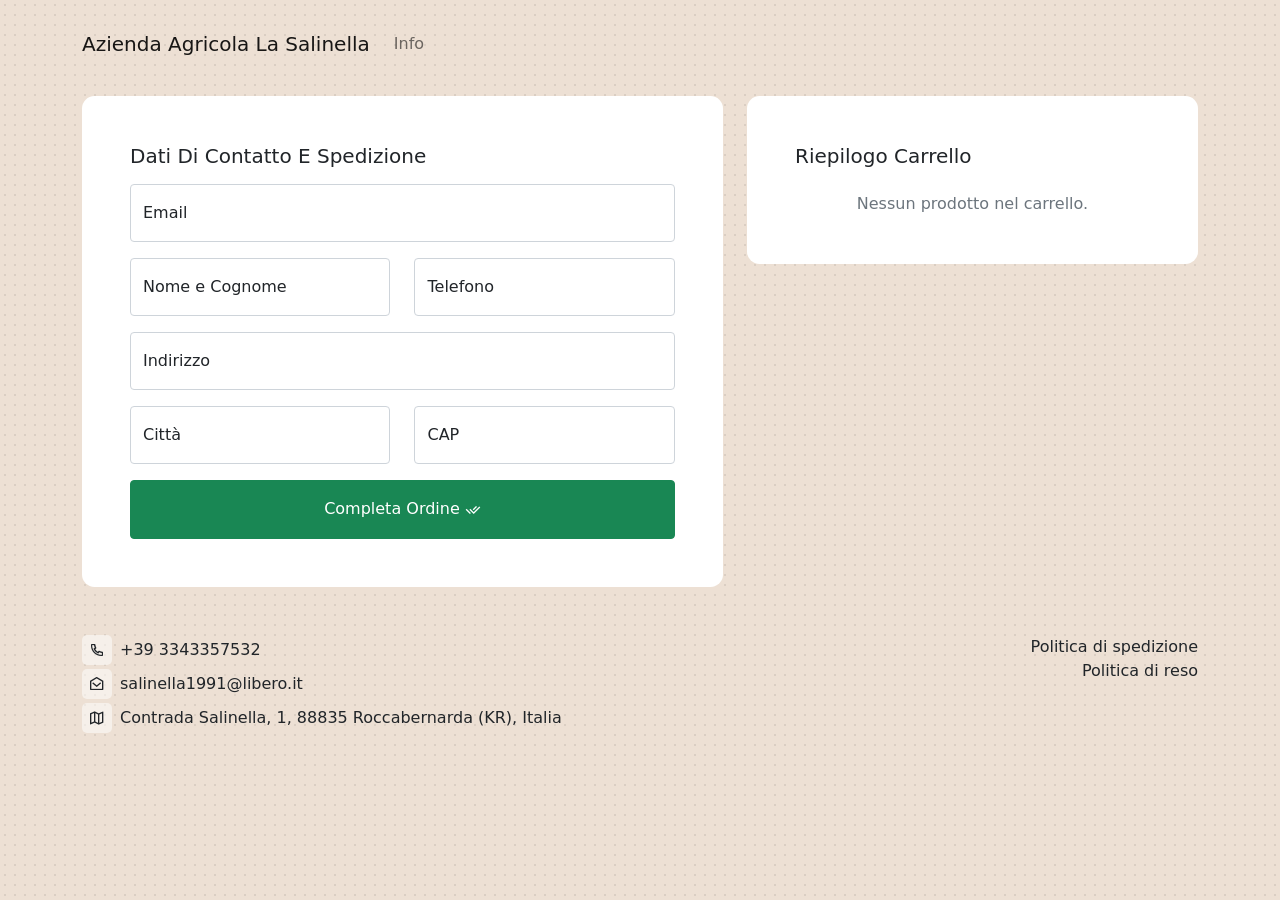
<file: checkout.html>
<!doctype html>
<html lang="it">
<head>
  <meta charset="utf-8">
  <meta http-equiv="x-ua-compatible" content="ie=edge">
  <title>Checkout - Vetrina</title>
  <meta name="description" content="Checkout - Vetrina">
  <meta name="viewport" content="width=device-width, initial-scale=1">
  <!-- Bootstrap -->
  <link rel="stylesheet" href="css/bootstrap.css">
  <!-- Main CSS Files -->
  <link rel="stylesheet" href="css/main.css">
  <!-- Font Icons (RemixIcons) -->
  <link rel="stylesheet" href="fonts/remixicon.css">
  <!-- Jquery Toast -->
  <link rel="stylesheet" href="css/jquery.toast.min.css">
  <!-- Favicon -->
  <link rel="apple-touch-icon" sizes="57x57" href="img/favicon/apple-icon-57x57.png">
  <link rel="apple-touch-icon" sizes="60x60" href="img/favicon/apple-icon-60x60.png">
  <link rel="apple-touch-icon" sizes="72x72" href="img/favicon/apple-icon-72x72.png">
  <link rel="apple-touch-icon" sizes="76x76" href="img/favicon/apple-icon-76x76.png">
  <link rel="apple-touch-icon" sizes="114x114" href="img/favicon/apple-icon-114x114.png">
  <link rel="apple-touch-icon" sizes="120x120" href="img/favicon/apple-icon-120x120.png">
  <link rel="apple-touch-icon" sizes="144x144" href="img/favicon/apple-icon-144x144.png">
  <link rel="apple-touch-icon" sizes="152x152" href="img/favicon/apple-icon-152x152.png">
  <link rel="apple-touch-icon" sizes="180x180" href="img/favicon/apple-icon-180x180.png">
  <link rel="icon" type="image/png" sizes="192x192"  href="img/favicon/android-icon-192x192.png">
  <link rel="icon" type="image/png" sizes="32x32" href="img/favicon/favicon-32x32.png">
  <link rel="icon" type="image/png" sizes="96x96" href="img/favicon/favicon-96x96.png">
  <link rel="icon" type="image/png" sizes="16x16" href="img/favicon/favicon-16x16.png">
  <link rel="manifest" href="img/favicon/manifest.json">
  <meta name="msapplication-TileColor" content="#ffffff">
  <meta name="msapplication-TileImage" content="img/favicon/ms-icon-144x144.png">
  <meta name="theme-color" content="#ffffff">
</head>
<body class="checkout">
  <!-- Navbar -->
  <nav class="navbar navbar-expand-lg navbar-light mt-3">
    <div class="container">
      <a class="navbar-brand" id="store-name" href="index.html">Vetrina</a>
      <button class="navbar-toggler" type="button" data-bs-toggle="collapse" data-bs-target="#navbarSupportedContent" aria-controls="navbarSupportedContent" aria-expanded="false" aria-label="Toggle navigation">
        <span class="navbar-toggler-icon"></span>
      </button>
      <div class="collapse navbar-collapse" id="navbarSupportedContent">
        <ul class="navbar-nav me-auto mb-2 mb-lg-0">
          <li class="nav-item">
            <a class="nav-link" href="info.html">Info</a>
          </li>
        </ul>
      </div>
    </div>
  </nav>
  <!-- End Navbar -->
  <main>
    <section class="top mt-4">
      <div class="container">
        <div class="row justify-content-center">
          <div class="col-lg-7">
            <div class="bg-white p-3 p-md-5 rounded-md h-100">
              <form id="shipping-form">
                <h1 class="h5 text-capitalize mb-3">Dati di contatto e spedizione</h1>
                <div class="form-floating mb-3">
                  <input type="email" class="form-control" id="email" placeholder="nome@email.com" required>
                  <label for="email">Email</label>
                </div>
                <div class="row">
                  <div class="col-lg-6">
                    <div class="form-floating mb-3">
                      <input type="text" class="form-control" id="nome" placeholder="Nome e Cognome" required>
                      <label for="nome">Nome e Cognome</label>
                    </div>
                  </div>
                  <div class="col-lg-6">
                    <div class="form-floating mb-3">
                      <input type="text" class="form-control" id="telefono" placeholder="Telefono" required>
                      <label for="telefono">Telefono</label>
                    </div>
                  </div>
                </div>
                <div class="form-floating mb-3">
                  <input type="text" class="form-control" id="indirizzo" placeholder="Indirizzo" required>
                  <label for="indirizzo">Indirizzo</label>
                </div>
                <div class="row">
                  <div class="col-lg-6">
                    <div class="form-floating mb-3">
                      <input type="text" class="form-control" id="citta" placeholder="Città" required>
                      <label for="citta">Città</label>
                    </div>
                  </div>
                  <div class="col-lg-6">
                    <div class="form-floating mb-3">
                      <input type="text" class="form-control" id="cap" placeholder="CAP" required>
                      <label for="cap">CAP</label>
                    </div>
                  </div>
                </div>
                <button type="submit" class="btn btn-success w-100 p-3">Completa Ordine <i class="ri-check-double-line ri-middle"></i></button>
              </form>
            </div>
          </div>
          <div class="col-lg-5 mt-3 mt-lg-0">
            <div class="bg-white rounded-md p-3 p-md-5 sticky">
              <h2 class="h5 mb-4">Riepilogo Carrello</h2>
              <div id="checkout-items"></div>
            </div>
          </div>
        </div>
      </div>
    </section>

    <!-- Features Section -->
    <!-- <section class="features mt-5">
      <div class="container">
        <div class="row gx-lg-5 text-center bg-white mx-0 py-5 rounded-lg">
          <div class="col-md-4 mt-3 mt-md-0">
            <i class="ri-customer-service-line ri-3x text-danger"></i>
            <h4 class="fs-6 fw-normal">Assistenza 24/7</h4>
            <div class="small text-muted">Siamo sempre disponibili per te.</div>
          </div>
          <div class="col-md-4 mt-3 mt-md-0">
            <i class="ri-gift-2-line ri-3x text-danger"></i>
            <h4 class="fs-6 fw-normal">Regali stagionali</h4>
            <div class="small text-muted">Scopri le nostre offerte speciali.</div>
          </div>
          <div class="col-md-4 mt-3 mt-md-0">
            <i class="ri-shield-star-line ri-3x text-danger"></i>
            <h4 class="fs-6 fw-normal">Materiali di qualità</h4>
            <div class="small text-muted">Solo prodotti selezionati.</div>
          </div>
        </div>
      </div>
    </section> -->
    <!-- End Features Section -->

  </main>
  <!-- Footer -->
  <footer class="mt-5 mb-lg-5">
    <div class="container">
      <div class="row">
        <div class="col-md-6" id="store-contact">
          <!-- Contatti dinamici -->
        </div>
        <div class="col-md-6 text-md-end mt-3 mt-lg-0">
          <ul class="list-unstyled">
            <li><a href="#" class="text-color-auto text-decoration-none">Politica di spedizione</a></li>
            <li><a href="#" class="text-color-auto text-decoration-none">Politica di reso</a></li>
          </ul>
          <!-- <div class="text-color-auto">
            <i class="ri-visa-line ri-lg"></i>
            <i class="ri-paypal-fill ri-lg"></i>
            <i class="ri-mastercard-fill ri-lg"></i>
            <i class="ri-bit-coin-fill ri-lg"></i>
          </div> -->
        </div>
      </div>
    </div>
  </footer>
  <!-- End Footer -->
  <script type="module">
    import config from "./site-config.js";
    document.getElementById("store-name").textContent = config.storeName || "Vetrina";
    if (config.contact) {
      let contactHtml = "";
      if (config.contact.phone) contactHtml += `<div class='d-flex align-items-center'><div class='icon-wrapper me-2'><i class='ri-phone-line'></i></div><a href='tel:${config.contact.phone}' class='text-color-auto text-decoration-none' rel='nofollow'>${config.contact.phone}</a></div>`;
      if (config.contact.email) contactHtml += `<div class='mt-1 d-flex align-items-center'><div class='icon-wrapper me-2'><i class='ri-mail-open-line'></i></div><a href='mailto:${config.contact.email}' class='text-color-auto text-decoration-none' rel='nofollow'>${config.contact.email}</a></div>`;
      if (config.contact.address) contactHtml += `<div class='mt-1 d-flex align-items-center'><div class='icon-wrapper me-2'><i class='ri-map-2-line'></i></div><address class='d-inline-block mb-0 text-color-auto'>${config.contact.address}</address></div>`;
      document.getElementById("store-contact").innerHTML = contactHtml;
    } else {
      document.getElementById("store-contact").style.display = "none";
    }
    const cartKey = `cart_${config.siteId}`;
    let cart = JSON.parse(localStorage.getItem(cartKey) || '{}');
    function calculateShipping(items) {
      let totalWeight = 0;
      items.forEach(item => {
        totalWeight += (item.peso || 1) * item.qty;
      });
      if (totalWeight === 0) return 0;
      return Math.ceil(totalWeight / 20) * 10; // 10€ ogni 20kg (stepwise)
    }
    function renderCheckout() {
      const checkoutItemsDiv = document.getElementById("checkout-items");
      const items = Object.values(cart);
      const submitBtn = document.querySelector('#shipping-form button[type="submit"]');
      const emptyAlertId = 'empty-cart-alert';
      // Rimuovi eventuale alert precedente
      let prevAlert = document.getElementById(emptyAlertId);
      if (prevAlert) prevAlert.remove();
      if (items.length === 0) {
        checkoutItemsDiv.innerHTML = "<div class='text-center text-muted'>Nessun prodotto nel carrello.</div>";
        document.getElementById("checkout-total").textContent = "0.00";
        // Mostra anche spedizione a 0
        if (document.getElementById("shipping-cost")) {
          document.getElementById("shipping-cost").textContent = "0.00";
        }
        if (submitBtn) {
          submitBtn.disabled = true;
          submitBtn.classList.remove('btn-success');
          submitBtn.classList.add('btn-danger');
          submitBtn.style.opacity = '0.7';
          submitBtn.style.cursor = 'not-allowed';
          // Mostra alert sopra il form (più visibile)
          let form = document.getElementById('shipping-form');
          if (form && !document.getElementById(emptyAlertId)) {
            const alert = document.createElement('div');
            alert.id = emptyAlertId;
            alert.className = 'alert alert-warning mb-3';
            alert.innerHTML = "Aggiungi almeno un prodotto al carrello per completare l'ordine.";
            form.parentNode.insertBefore(alert, form);
          }
        }
        return;
      } else {
        if (submitBtn) {
          submitBtn.disabled = false;
          submitBtn.classList.remove('btn-danger');
          submitBtn.classList.add('btn-success');
          submitBtn.style.opacity = '';
          submitBtn.style.cursor = '';
        }
      }
      let subtotal = 0;
      checkoutItemsDiv.innerHTML =
        items.map(item => {
          subtotal += item.price * item.qty;
          return `<div class='row align-items-center mb-3'>
        <div class='col-3'>
          <div class='product-thumb-wrapper'><a href='product.html?id=${item.id}'><img src='${item.image_path || 'img/shoe-800x800-1.png'}' alt='${item.name}' class='img-fluid' /></a></div>
        </div>
        <div class='col-5'>
          <div class='fw-bold'>${item.name}</div>
          <div class='text-muted small'>€${item.price} x ${item.qty}</div>
        </div>
        <div class='col-4 text-end'>
          <button class='btn btn-outline-secondary btn-sm minus-btn' data-id='${item.id}' aria-label='Diminuisci quantità'>-</button> <span class='mx-1'>${item.qty}</span> <button class='btn btn-outline-secondary btn-sm plus-btn' data-id='${item.id}' aria-label='Aumenta quantità'>+</button> <button class='btn btn-outline-danger btn-sm remove-btn' data-id='${item.id}' aria-label='Rimuovi' title='Rimuovi'>&times;</button>
        </div>
      </div>`;
        }).join('');
      // Calcola spedizione
      const shipping = calculateShipping(items);
      // Mostra spedizione e totale
      let summaryHtml = `<div class='d-flex justify-content-between mt-3'><span>Subtotale</span><span>€${subtotal.toFixed(2)}</span></div>`;
      summaryHtml += `<div class='d-flex justify-content-between mt-3'><span>Spedizione</span><span id='shipping-cost'>€${shipping.toFixed(2)}</span></div>`;
      summaryHtml += `<div class='cart-total mt-2'>Totale: <span class='fw-bold text-danger'>€<span id='checkout-total'>${(subtotal+shipping).toFixed(2)}</span></span></div>`;
      checkoutItemsDiv.innerHTML += summaryHtml;
      // Remove item event
      checkoutItemsDiv.querySelectorAll('.remove-btn').forEach(btn => {
        btn.onclick = (e) => {
          const id = btn.getAttribute('data-id');
          delete cart[id];
          localStorage.setItem(cartKey, JSON.stringify(cart));
          renderCheckout();
        };
      });
      // Plus/minus events
      checkoutItemsDiv.querySelectorAll('.plus-btn').forEach(btn => {
        btn.onclick = () => {
          const id = btn.getAttribute('data-id');
          cart[id].qty++;
          localStorage.setItem(cartKey, JSON.stringify(cart));
          renderCheckout();
        };
      });
      checkoutItemsDiv.querySelectorAll('.minus-btn').forEach(btn => {
        btn.onclick = () => {
          const id = btn.getAttribute('data-id');
          if (cart[id].qty > 1) {
            cart[id].qty--;
            localStorage.setItem(cartKey, JSON.stringify(cart));
            renderCheckout();
          }
          // Do nothing if qty is 1 (no removal)
        };
      });
    }
    function randomCode(length = 8) {
      const chars = 'ABCDEFGHIJKLMNOPQRSTUVWXYZabcdefghijklmnopqrstuvwxyz0123456789';
      let result = '';
      for (let i = 0; i < length; i++) {
        result += chars.charAt(Math.floor(Math.random() * chars.length));
      }
      return result;
    }
    document.getElementById("shipping-form").onsubmit = async (e) => {
      e.preventDefault();
      const items = Object.values(cart);
      if (items.length === 0) {
        // Blocca invio se il carrello è vuoto (ulteriore sicurezza)
        return;
      }
      const nome = document.getElementById('nome').value;
      const indirizzo = document.getElementById('indirizzo').value;
      const citta = document.getElementById('citta').value;
      const cap = document.getElementById('cap').value;
      const telefono = document.getElementById('telefono').value;
      const email = document.getElementById('email').value;
      const orderId = randomCode(8);
      // Get cart and totals
      const orderedProducts = items.map(item => {
        return {
          id: item.id,
          name: item.name,
          price: item.price,
          qty: item.qty,
          peso: item.peso
        };
      });
      const shipping = calculateShipping(items);
      const subtotal = items.reduce((sum, item) => sum + item.price * item.qty, 0);
      const total = subtotal + shipping;
      // Call Firestore Cloud Function (example, replace with your function URL)
      try {
        await fetch('https://us-central1-store-products-ed162.cloudfunctions.net/on_request_example', {
          method: 'POST',
          headers: { 'Content-Type': 'application/json' },
          body: JSON.stringify({ nome, indirizzo, citta, cap, telefono, email, orderId, orderedProducts, total, iban: config.contact.iban, negozioMail: config.contact.email })
        });
      } catch (err) {
        console.error('Errore durante l\'invio dell\'ordine:', err);
        alert('Si è verificato un errore durante l\'invio dell\'ordine. Riprova più tardi.');
        return;
      }
      localStorage.setItem(cartKey, '{}');
      window.location.href = `conferma.html?nome=${encodeURIComponent(nome)}&orderId=${orderId}&total=${total.toFixed(2)}&email=${encodeURIComponent(email)}`;
    };
    renderCheckout();
  </script>
  <script src="js/jquery-3.4.1.min.js"></script>
  <script src="js/bootstrap.bundle.min.js"></script>
  <script src="js/main.js"></script>
</body>
</html>
</file>
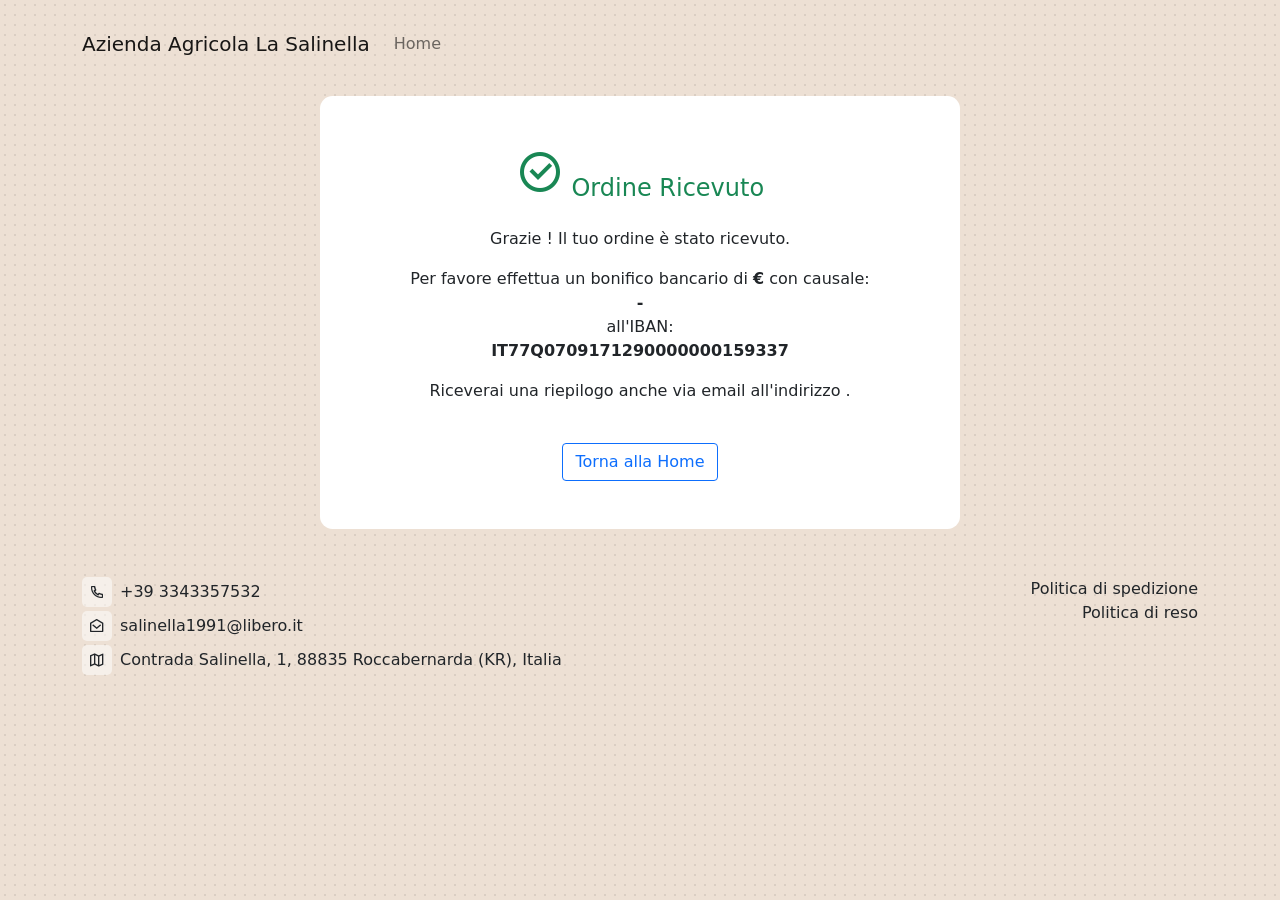
<file: conferma.html>
<!doctype html>
<html lang="it">
<head>
  <meta charset="utf-8">
  <meta http-equiv="x-ua-compatible" content="ie=edge">
  <title>Conferma Ordine - Vetrina</title>
  <meta name="description" content="Conferma Ordine - Vetrina">
  <meta name="viewport" content="width=device-width, initial-scale=1">
  <!-- Bootstrap -->
  <link rel="stylesheet" href="css/bootstrap.css">
  <!-- Main CSS Files -->
  <link rel="stylesheet" href="css/main.css">
  <!-- Font Icons (RemixIcons) -->
  <link rel="stylesheet" href="fonts/remixicon.css">
  <!-- Jquery Toast -->
  <link rel="stylesheet" href="css/jquery.toast.min.css">
  <!-- Favicon -->
  <link rel="apple-touch-icon" sizes="57x57" href="img/favicon/apple-icon-57x57.png">
  <link rel="apple-touch-icon" sizes="60x60" href="img/favicon/apple-icon-60x60.png">
  <link rel="apple-touch-icon" sizes="72x72" href="img/favicon/apple-icon-72x72.png">
  <link rel="apple-touch-icon" sizes="76x76" href="img/favicon/apple-icon-76x76.png">
  <link rel="apple-touch-icon" sizes="114x114" href="img/favicon/apple-icon-114x114.png">
  <link rel="apple-touch-icon" sizes="120x120" href="img/favicon/apple-icon-120x120.png">
  <link rel="apple-touch-icon" sizes="144x144" href="img/favicon/apple-icon-144x144.png">
  <link rel="apple-touch-icon" sizes="152x152" href="img/favicon/apple-icon-152x152.png">
  <link rel="apple-touch-icon" sizes="180x180" href="img/favicon/apple-icon-180x180.png">
  <link rel="icon" type="image/png" sizes="192x192"  href="img/favicon/android-icon-192x192.png">
  <link rel="icon" type="image/png" sizes="32x32" href="img/favicon/favicon-32x32.png">
  <link rel="icon" type="image/png" sizes="96x96" href="img/favicon/favicon-96x96.png">
  <link rel="icon" type="image/png" sizes="16x16" href="img/favicon/favicon-16x16.png">
  <link rel="manifest" href="img/favicon/manifest.json">
  <meta name="msapplication-TileColor" content="#ffffff">
  <meta name="msapplication-TileImage" content="img/favicon/ms-icon-144x144.png">
  <meta name="theme-color" content="#ffffff">
</head>
<body class="checkout">
  <!-- Navbar -->
  <nav class="navbar navbar-expand-lg navbar-light mt-3">
    <div class="container">
      <a class="navbar-brand" id="store-name" href="index.html">Vetrina</a>
      <button class="navbar-toggler" type="button" data-bs-toggle="collapse" data-bs-target="#navbarSupportedContent" aria-controls="navbarSupportedContent" aria-expanded="false" aria-label="Toggle navigation">
        <span class="navbar-toggler-icon"></span>
      </button>
      <div class="collapse navbar-collapse" id="navbarSupportedContent">
        <ul class="navbar-nav me-auto mb-2 mb-lg-0">
          <li class="nav-item">
            <a class="nav-link" href="index.html">Home</a>
          </li>
        </ul>
      </div>
    </div>
  </nav>
  <!-- End Navbar -->
  <main>
    <section class="top mt-4">
      <div class="container">
        <div class="row justify-content-center">
          <div class="col-lg-7">
            <div class="bg-white p-3 p-md-5 rounded-md h-100 text-center">
              <h1 class="h4 mb-4 text-success"><i class="ri-checkbox-circle-line ri-2x"></i> Ordine Ricevuto</h1>
              <div id="payment-instructions"></div>
              <a href="index.html" class="btn btn-outline-primary mt-4">Torna alla Home</a>
            </div>
          </div>
        </div>
      </div>
    </section>
  </main>
  <!-- Footer -->
  <footer class="mt-5 mb-lg-5">
    <div class="container">
      <div class="row">
        <div class="col-md-6" id="store-contact">
          <!-- Contatti dinamici -->
        </div>
        <div class="col-md-6 text-md-end mt-3 mt-lg-0">
          <ul class="list-unstyled">
            <li><a href="#" class="text-color-auto text-decoration-none">Politica di spedizione</a></li>
            <li><a href="#" class="text-color-auto text-decoration-none">Politica di reso</a></li>
          </ul>
        </div>
      </div>
    </div>
  </footer>
  <!-- End Footer -->
  <script type="module">
    import config from "./site-config.js";
    document.getElementById("store-name").textContent = config.storeName || "Vetrina";
    if (config.contact) {
      let contactHtml = "";
      if (config.contact.phone) contactHtml += `<div class='d-flex align-items-center'><div class='icon-wrapper me-2'><i class='ri-phone-line'></i></div><a href='tel:${config.contact.phone}' class='text-color-auto text-decoration-none' rel='nofollow'>${config.contact.phone}</a></div>`;
      if (config.contact.email) contactHtml += `<div class='mt-1 d-flex align-items-center'><div class='icon-wrapper me-2'><i class='ri-mail-open-line'></i></div><a href='mailto:${config.contact.email}' class='text-color-auto text-decoration-none' rel='nofollow'>${config.contact.email}</a></div>`;
      if (config.contact.address) contactHtml += `<div class='mt-1 d-flex align-items-center'><div class='icon-wrapper me-2'><i class='ri-map-2-line'></i></div><address class='d-inline-block mb-0 text-color-auto'>${config.contact.address}</address></div>`;
      document.getElementById("store-contact").innerHTML = contactHtml;
    } else {
      document.getElementById("store-contact").style.display = "none";
    }
    // Get params
    const params = new URLSearchParams(window.location.search);
    const nome = params.get('nome') || '';
    const orderId = params.get('orderId') || '';
    const total = params.get('total') || '';
    const email = params.get('email') || '';
    const iban = config.contact.iban || '---';
    document.getElementById('payment-instructions').innerHTML = `
      <p>Grazie <b>${nome}</b>! Il tuo ordine è stato ricevuto.</p>
      <p>Per favore effettua un bonifico bancario di <b>€${total}</b> con causale:<br>
      <b>${nome} - ${orderId}</b><br>
      all'IBAN:<br>
      <b>${iban}</b>
      </p>
      <p>Riceverai una riepilogo anche via email all'indirizzo <b>${email}</b>.</p>
    `;
  </script>
  <script src="js/jquery-3.4.1.min.js"></script>
  <script src="js/bootstrap.bundle.min.js"></script>
  <script src="js/main.js"></script>
</body>
</html>
</file>
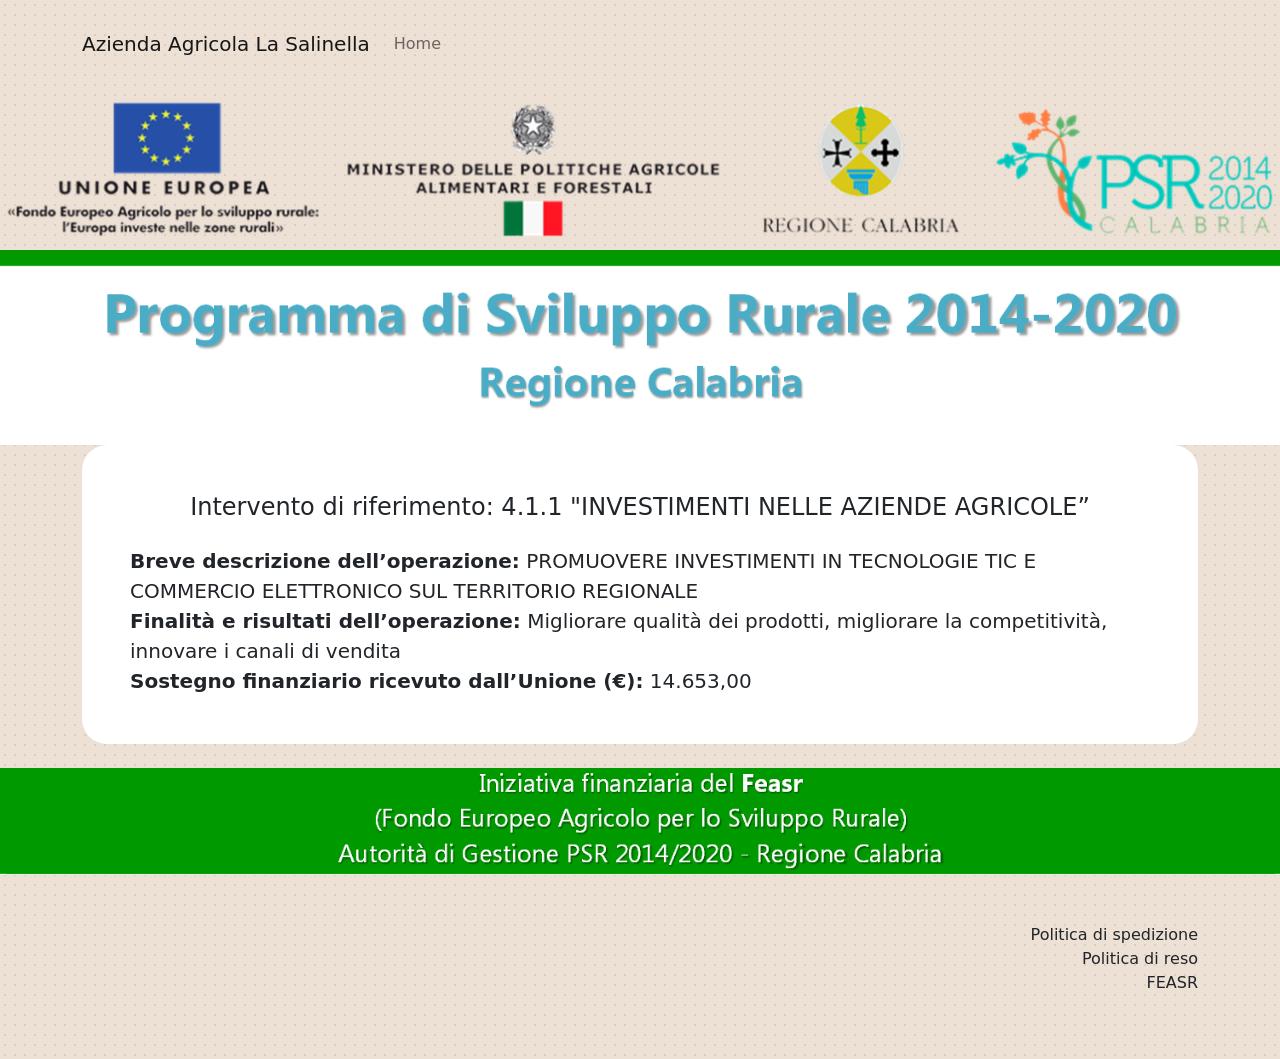
<file: custom.html>
<!doctype html>
<html lang="it">
<head>
  <meta charset="utf-8">
  <meta http-equiv="x-ua-compatible" content="ie=edge">
  <title>Intervento FEASR</title>
  <meta name="description" content="Intervento FEASR - Dettagli e finanziamento">
  <meta name="viewport" content="width=device-width, initial-scale=1">
  <!-- Bootstrap -->
  <link rel="stylesheet" href="css/bootstrap.css">
  <!-- Main CSS Files -->
  <link rel="stylesheet" href="css/main.css">
  <!-- Font Icons (RemixIcons) -->
  <link rel="stylesheet" href="fonts/remixicon.css">
  <!-- Favicon -->
  <link rel="apple-touch-icon" sizes="57x57" href="img/favicon/apple-icon-57x57.png">
  <link rel="apple-touch-icon" sizes="60x60" href="img/favicon/apple-icon-60x60.png">
  <link rel="apple-touch-icon" sizes="72x72" href="img/favicon/apple-icon-72x72.png">
  <link rel="apple-touch-icon" sizes="76x76" href="img/favicon/apple-icon-76x76.png">
  <link rel="apple-touch-icon" sizes="114x114" href="img/favicon/apple-icon-114x114.png">
  <link rel="apple-touch-icon" sizes="120x120" href="img/favicon/apple-icon-120x120.png">
  <link rel="apple-touch-icon" sizes="144x144" href="img/favicon/apple-icon-144x144.png">
  <link rel="apple-touch-icon" sizes="152x152" href="img/favicon/apple-icon-152x152.png">
  <link rel="apple-touch-icon" sizes="180x180" href="img/favicon/apple-icon-180x180.png">
  <link rel="icon" type="image/png" sizes="192x192"  href="img/favicon/android-icon-192x192.png">
  <link rel="icon" type="image/png" sizes="32x32" href="img/favicon/favicon-32x32.png">
  <link rel="icon" type="image/png" sizes="96x96" href="img/favicon/favicon-96x96.png">
  <link rel="icon" type="image/png" sizes="16x16" href="img/favicon/favicon-16x16.png">
  <link rel="manifest" href="img/favicon/manifest.json">
  <meta name="msapplication-TileColor" content="#ffffff">
  <meta name="msapplication-TileImage" content="img/favicon/ms-icon-144x144.png">
  <meta name="theme-color" content="#ffffff">
</head>
<body class="about">
  <!-- Navbar -->
  <nav class="navbar navbar-expand-lg navbar-light mt-3">
    <div class="container">
      <a class="navbar-brand" href="index.html">Vetrina</a>
      <button class="navbar-toggler" type="button" data-bs-toggle="collapse" data-bs-target="#navbarSupportedContent" aria-controls="navbarSupportedContent" aria-expanded="false" aria-label="Toggle navigation">
        <span class="navbar-toggler-icon"></span>
      </button>
      <div class="collapse navbar-collapse" id="navbarSupportedContent">
        <ul class="navbar-nav me-auto mb-2 mb-lg-0">
          <li class="nav-item">
            <a class="nav-link" href="index.html">Home</a>
          </li>
        </ul>
      </div>
    </div>
  </nav>
  <!-- End Navbar -->
  <main>
    <section class="top mt-4">
      <div class="container-fluid px-0">
        <div class="row g-0">
          <div class="col-12">
            <img src="img/feasr0.png" class="img-fluid w-100 d-block" alt="FEASR 0" style="max-width:100vw;">
          </div>
        </div>
      </div>
      <div class="container-fluid px-0">
        <div class="row g-0">
          <div class="col-12">
            <img src="img/feasr1.png" class="img-fluid w-100 d-block" alt="FEASR 1" style="max-width:100vw;">
          </div>
        </div>
      </div>
      <div class="container">
        <div class="row">
          <div class="col-md-12">
            <div class="bg-white rounded-lg overflow-hidden p-3 p-md-5">
              <h3 class="h4 text-color-auto pb-3 text-center">Intervento di riferimento: 4.1.1 "INVESTIMENTI NELLE AZIENDE AGRICOLE”</h3>
              <ul class="list-unstyled fs-5 mb-0">
                <li><strong>Breve descrizione dell’operazione:</strong> PROMUOVERE INVESTIMENTI IN TECNOLOGIE TIC E COMMERCIO ELETTRONICO SUL TERRITORIO REGIONALE</li>
                <li><strong>Finalità e risultati dell’operazione:</strong> Migliorare qualità dei prodotti, migliorare la competitività, innovare i canali di vendita</li>
                <li><strong>Sostegno finanziario ricevuto dall’Unione (€):</strong> 14.653,00</li>
              </ul>
            </div>
          </div>
        </div>
      </div>
      <div class="container-fluid px-0 mt-4">
        <div class="row g-0">
          <div class="col-12">
            <img src="img/feasr2.png" class="img-fluid w-100 d-block" alt="FEASR 2" style="max-width:100vw;">
          </div>
        </div>
      </div>
    </section>
  </main>
  <!-- Footer -->
  <footer class="mt-5 mb-lg-5">
    <div class="container">
      <div class="row">
        <div class="col-md-6">
          <!-- Contatti dinamici: opzionale, statico qui -->
        </div>
        <div class="col-md-6 text-md-end mt-3 mt-lg-0">
          <ul class="list-unstyled">
            <li><a href="#" class="text-color-auto text-decoration-none">Politica di spedizione</a></li>
            <li><a href="#" class="text-color-auto text-decoration-none">Politica di reso</a></li>
            <li><a href="custom.html" class="text-color-auto text-decoration-none">FEASR</a></li>
          </ul>
        </div>
      </div>
    </div>
  </footer>
  <!-- End Footer -->
  <script src="js/jquery-3.4.1.min.js"></script>
  <script src="js/bootstrap.bundle.min.js"></script>
  <script src="js/main.js"></script>
  <script type="module">
    import config from "./site-config.js";
    document.querySelectorAll('.navbar-brand').forEach(el => el.textContent = config.storeName || 'Vetrina');
  </script>
</body>
</html>
</file>
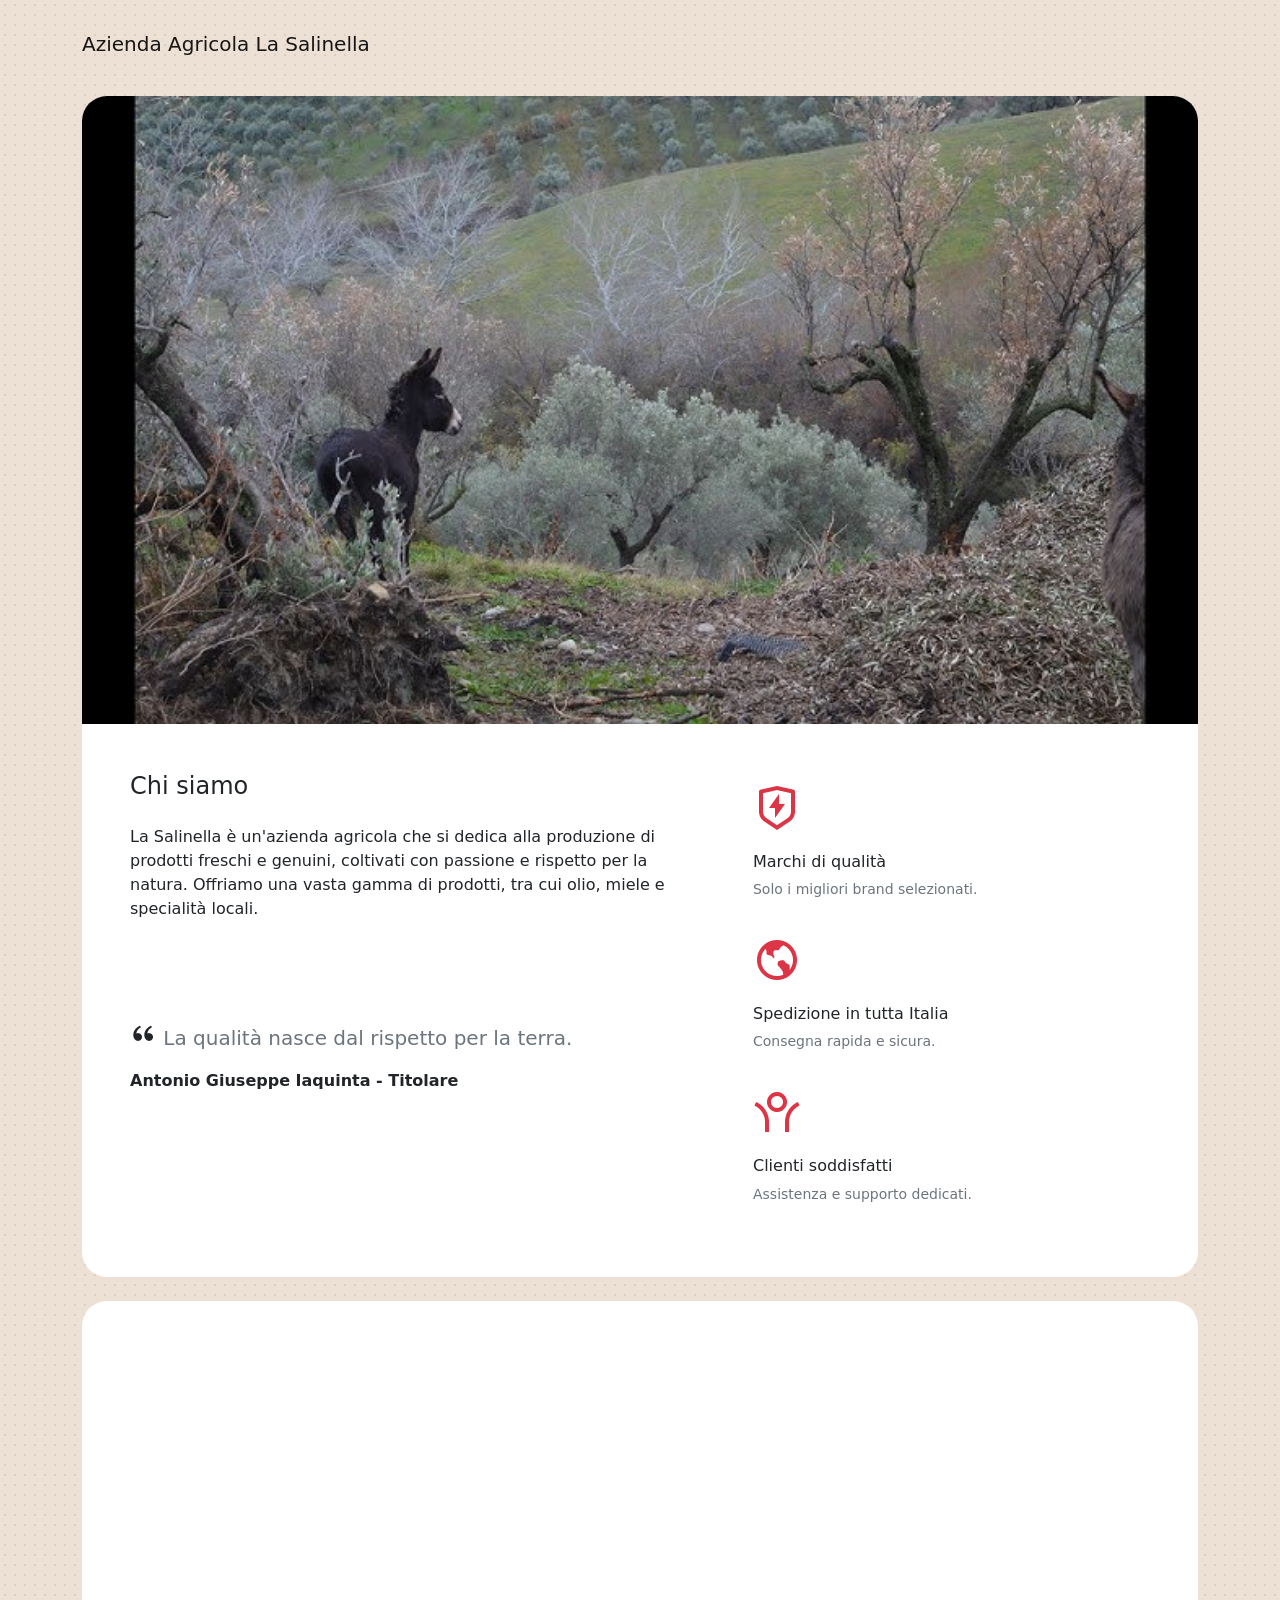
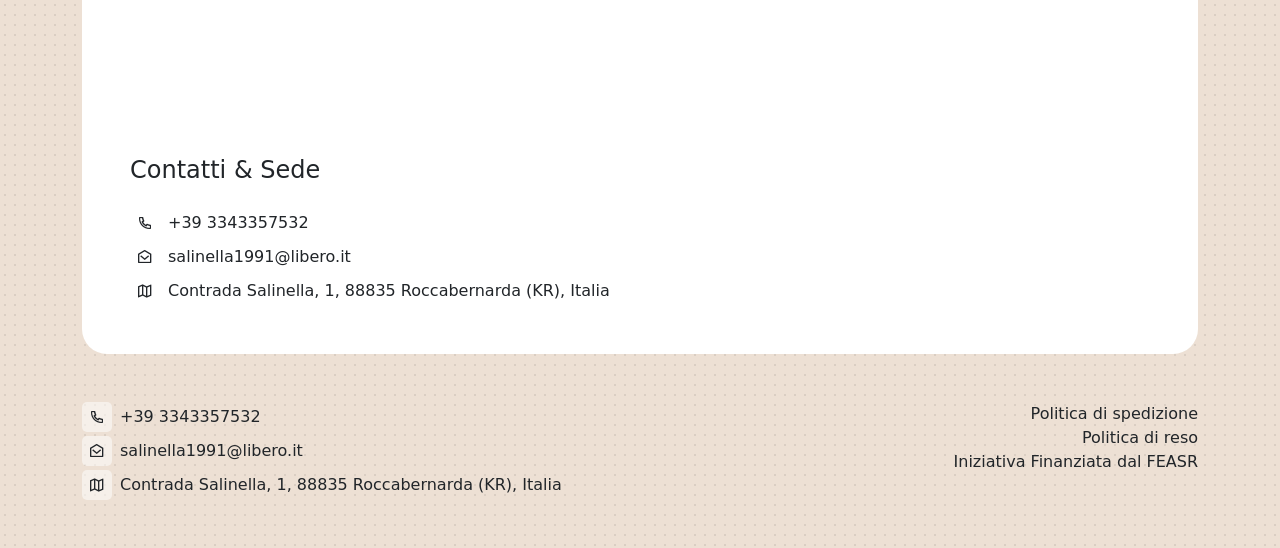
<file: info.html>
<!doctype html>
<html lang="it">
<head>
  <meta charset="utf-8">
  <meta http-equiv="x-ua-compatible" content="ie=edge">
  <title>Info & Contatti - Vetrina</title>
  <meta name="description" content="Contatti e informazioni negozio">
  <meta name="viewport" content="width=device-width, initial-scale=1">
  <!-- Bootstrap -->
  <link rel="stylesheet" href="css/bootstrap.css">
  <!-- Main CSS Files -->
  <link rel="stylesheet" href="css/main.css">
  <!-- Font Icons (RemixIcons) -->
  <link rel="stylesheet" href="fonts/remixicon.css">
  <!-- Favicon -->
  <link rel="apple-touch-icon" sizes="57x57" href="img/favicon/apple-icon-57x57.png">
  <link rel="apple-touch-icon" sizes="60x60" href="img/favicon/apple-icon-60x60.png">
  <link rel="apple-touch-icon" sizes="72x72" href="img/favicon/apple-icon-72x72.png">
  <link rel="apple-touch-icon" sizes="76x76" href="img/favicon/apple-icon-76x76.png">
  <link rel="apple-touch-icon" sizes="114x114" href="img/favicon/apple-icon-114x114.png">
  <link rel="apple-touch-icon" sizes="120x120" href="img/favicon/apple-icon-120x120.png">
  <link rel="apple-touch-icon" sizes="144x144" href="img/favicon/apple-icon-144x144.png">
  <link rel="apple-touch-icon" sizes="152x152" href="img/favicon/apple-icon-152x152.png">
  <link rel="apple-touch-icon" sizes="180x180" href="img/favicon/apple-icon-180x180.png">
  <link rel="icon" type="image/png" sizes="192x192"  href="img/favicon/android-icon-192x192.png">
  <link rel="icon" type="image/png" sizes="32x32" href="img/favicon/favicon-32x32.png">
  <link rel="icon" type="image/png" sizes="96x96" href="img/favicon/favicon-96x96.png">
  <link rel="icon" type="image/png" sizes="16x16" href="img/favicon/favicon-16x16.png">
  <link rel="manifest" href="img/favicon/manifest.json">
  <meta name="msapplication-TileColor" content="#ffffff">
  <meta name="msapplication-TileImage" content="img/favicon/ms-icon-144x144.png">
  <meta name="theme-color" content="#ffffff">
</head>
<body class="about contact">
  <!-- Navbar -->
  <nav class="navbar navbar-expand-lg navbar-light mt-3">
    <div class="container">
      <a class="navbar-brand" id="store-name" href="index.html">Vetrina</a>
      <button class="navbar-toggler" type="button" data-bs-toggle="collapse" data-bs-target="#navbarSupportedContent" aria-controls="navbarSupportedContent" aria-expanded="false" aria-label="Toggle navigation">
        <span class="navbar-toggler-icon"></span>
      </button>

    </div>
  </nav>
  <!-- End Navbar -->
  <main>
    <!-- About Section -->
    <section class="top mt-4">
      <div class="container">
        <div class="row">
          <div class="col-md-12">
            <div class="bg-white rounded-lg overflow-hidden">
              <div id="about-image-container"></div>
              <div class="p-3 p-md-5">
                <div class="row gx-lg-5">
                  <div class="col-md-7">
                    <h3 class="h4 text-color-auto pb-3" id="about-title">Chi siamo</h3>
                    <div id="about-text"></div>
                    <div class="social-share-circle mt-4 pb-4" id="about-socials"></div>
                    <blockquote class="blockquote mt-4" id="about-quote" style="display:none;"></blockquote>
                    <div id="about-signature" class="mt-3"></div>
                  </div>
                  <div class="col-md-5 mt-3 mt-md-0" id="features-col">
                    <!-- Features will be rendered here -->
                  </div>
                </div>
              </div>
            </div>
          </div>
        </div>
      </div>
    </section>
    <!-- End About Section -->

    <!-- Contatti & Sede Section -->
    <section class="top mt-4">
      <div class="container">
        <div class="row">
          <div class="col-md-12">
            <div class="bg-white rounded-lg overflow-hidden">
              <!-- Google Map -->
              <div id="map-container"></div>
              <!-- End Google Map -->
              <div class="p-3 p-md-5">
                <div class="row gx-lg-5">
                  <div class="col-md-6">
                    <h3 class="h4 text-color-auto pb-3">Contatti &amp; Sede</h3>
                    <div id="store-contact"></div>
                  </div>
                  <div class="col-md-6 mt-3 mt-md-0">
                    <!-- <form id="contact-form">
                      <div class="form-floating mb-3">
                        <input type="text" class="form-control" id="f_name" placeholder="Nome" required maxlength="50" name="name">
                        <label for="f_name">Nome</label>
                      </div>
                      <div class="form-floating mb-3">
                        <input type="email" class="form-control" id="f_email" placeholder="nome@email.com" required name="email">
                        <label for="f_email">Email</label>
                      </div>
                      <div class="form-floating mb-3">
                        <textarea class="form-control" placeholder="Messaggio" id="f_message" required name="message"></textarea>
                        <label for="f_message">Messaggio</label>
                      </div>
                      <button type="submit" name="submit" class="btn btn-primary">Invia Messaggio</button>
                    </form> -->
                  </div>
                </div>
              </div>
            </div>
          </div>
        </div>
      </div>
    </section>
    <!-- End Contatti & Sede Section -->
  </main>
  <!-- Footer -->
  <footer class="mt-5 mb-lg-5">
    <div class="container">
      <div class="row">
        <div class="col-md-6" id="footer-contact">
          <!-- Contatti dinamici -->
        </div>
        <div class="col-md-6 text-md-end mt-3 mt-lg-0">
          <ul class="list-unstyled">
            <li><a href="#" class="text-color-auto text-decoration-none">Politica di spedizione</a></li>
            <li><a href="#" class="text-color-auto text-decoration-none">Politica di reso</a></li>
            <li><a id="custom-link" href="custom.html" class="text-color-auto text-decoration-none"></a></li>
          </ul>
        </div>
      </div>
    </div>
  </footer>
  <!-- End Footer -->
  <script type="module">
    import config from "./site-config.js";
    document.getElementById("store-name").textContent = config.storeName || "Vetrina";
    // About Section
    function renderAbout() {
      // Image
      const aboutImg = config.aboutImage || null;
      const aboutImgDiv = document.getElementById('about-image-container');
      if (aboutImg) {
        aboutImgDiv.innerHTML = `<img src="${aboutImg}" class="img-fluid min-w-100" alt="Chi siamo" />`;
      } else {
        aboutImgDiv.innerHTML = '';
      }
      // Text
      document.getElementById('about-text').innerHTML = config.aboutText || '';
      // Socials
      const socials = config.socials || [];
      const socialsDiv = document.getElementById('about-socials');
      if (socials.length) {
        socialsDiv.innerHTML = socials.map(s => `<a href="${s.url}" class="me-1" target="_blank" rel="noopener"><i class="ri-${s.icon}-line"></i></a>`).join('');
      } else {
        socialsDiv.innerHTML = '';
      }
      // Quote
      if (config.aboutQuote) {
        document.getElementById('about-quote').style.display = '';
        document.getElementById('about-quote').innerHTML = `<p><i class="ri-double-quotes-l ri-lg"></i> <span class="text-muted fw-light">${config.aboutQuote}</span></p>`;
      }
      // Signature
      if (config.aboutSignature) {
        document.getElementById('about-signature').innerHTML = `<img src="${config.aboutSignature}" class="img-signature" alt="Firma" />`;
      } else if (config.aboutCEO) {
        document.getElementById('about-signature').innerHTML = `<div><strong>${config.aboutCEO}</strong></div>`;
      }
    }
    renderAbout();
    // Features
    function renderFeatures() {
      const features = config.features || [
        { icon: 'shield-flash', title: 'Marchi di qualità', text: 'Solo i migliori brand selezionati.' },
        { icon: 'earth', title: 'Spedizione in tutta Italia', text: 'Consegna rapida e sicura.' },
        { icon: 'open-arm', title: 'Clienti soddisfatti', text: 'Assistenza e supporto dedicati.' }
      ];
      document.getElementById('features-col').innerHTML = features.map(f => `
        <div class="mb-4">
          <i class="ri-${f.icon}-line ri-3x text-danger"></i>
          <h4 class="fs-6 fw-normal mt-2">${f.title}</h4>
          <div class="small text-muted">${f.text}</div>
        </div>
      `).join('');
    }
    renderFeatures();
    // Contatti dinamici
    function renderContact(targetId) {
      if (config.contact) {
        let contactHtml = "";
        if (config.contact.phone) contactHtml += `<div class='d-flex align-items-center'><div class='icon-wrapper me-2'><i class='ri-phone-line'></i></div><a href='tel:${config.contact.phone}' class='text-color-auto text-decoration-none' rel='nofollow'>${config.contact.phone}</a></div>`;
        if (config.contact.email) contactHtml += `<div class='mt-1 d-flex align-items-center'><div class='icon-wrapper me-2'><i class='ri-mail-open-line'></i></div><a href='mailto:${config.contact.email}' class='text-color-auto text-decoration-none' rel='nofollow'>${config.contact.email}</a></div>`;
        if (config.contact.address) contactHtml += `<div class='mt-1 d-flex align-items-center'><div class='icon-wrapper me-2'><i class='ri-map-2-line'></i></div><address class='d-inline-block mb-0 text-color-auto'>${config.contact.address}</address></div>`;
        document.getElementById(targetId).innerHTML = contactHtml;
      } else {
        document.getElementById(targetId).style.display = "none";
      }
    }
    renderContact("store-contact");
    renderContact("footer-contact");
    // Mappa dinamica senza API key, usando coordinate se disponibili per zoom
    if (config.contact && (config.contact.lat && config.contact.lng || config.contact.address)) {
      const mapDiv = document.getElementById('map-container');
      let mapUrl = '';
      if (config.contact.lat && config.contact.lng) {
        // Embed with coordinates and zoom 16
        mapUrl = `https://maps.google.com/maps?q=${config.contact.lat},${config.contact.lng}&z=16&output=embed`;
      } else if (config.contact.address) {
        // Fallback to address
        mapUrl = `https://maps.google.com/maps?q=${encodeURIComponent(config.contact.address)}&z=16&output=embed`;
      }
      mapDiv.innerHTML = `<iframe src='${mapUrl}' width='100%' height='400' style='border:0;' allowfullscreen='' loading='lazy' referrerpolicy='no-referrer-when-downgrade'></iframe>`;
    }

    const customLink = document.getElementById('custom-link');
    if (customLink) {
      customLink.textContent = (config && config.customPageLabel) ? config.customPageLabel : 'Custom';
      customLink.style.display = '';
    }
  </script>
  <script src="js/jquery-3.4.1.min.js"></script>
  <script src="js/bootstrap.bundle.min.js"></script>
  <script src="js/main.js"></script>
</body>
</html>
</file>
<file: css/main.css>
@charset "UTF-8";/*!
 * Little Shopper | HTML5 E-Commerce Template
 * Author: Web_Trendy
 * Copyright 2021 © Web_Trendy (https://www.templatemonster.com/authors/hamidsepehr/)
 * Licensed under Template Monster (https://www.templatemonster.com/licenses/)
 *
 * "Love is out mother, we are born of LOVE!" --Rumi
 *
 */:root{--ls-transition-normal:all 300ms ease-out;--ls-black:#011627;--ls-mate:#212529;--ls-white:#FDFFFC;--ls-almond:#EDE0D4;--ls-blue:#4361EE;--ls-red:#E63946;--ls-orange:#FF9F1C;--ls-purple:#6A4C93;--ls-tiffany:#2EC4B6;--ls-sienna:#EE6C4D;--ls-color-primary:var(--ls-orange);--ls-color-secondary:var(--ls-red);--ls-radius:25px}body{background-color:var(--ls-almond);background-image:url(../img/bg-dot-black-1.svg)}.text-color-auto{color:var(--ls-mate)}html.dark body{background-color:var(--ls-black);background-image:url(../img/bg-dot-white-1.svg)}html.dark .text-color-auto{color:var(--ls-white)}html.dark .navbar-light .navbar-nav .nav-link{color:rgba(255,255,255,.55)}html.dark .navbar-light .navbar-nav .nav-link:focus,html.dark .navbar-light .navbar-nav .nav-link:hover{color:rgba(255,255,255,.7)}html.dark .navbar-light .navbar-brand{color:rgba(255,255,255,.9)}html.dark .navbar-light .navbar-toggler{border-color:rgba(255,255,255,.3)}html.dark .navbar-light .navbar-toggler-icon{filter:invert(1)}html.dark .navbar .d-lg-none [data-bs-toggle=collapse]{color:rgba(255,255,255,.7)}html.dark .social-media:before{background-color:var(--ls-white)}html.dark .currency-toggle{color:var(--ls-white)}html.dark .currency-toggle:before{background-color:var(--ls-white)}html.dark .cart-amount{color:var(--ls-white)}.z-index-99{z-index:99}.header-card{border-radius:var(--ls-radius);overflow:hidden}.rounded-lg{border-radius:var(--ls-radius)}.rounded-md{border-radius:calc(var(--ls-radius)/ 2)}.btn-arrow i{display:inline-block}.btn-arrow:focus i,.btn-arrow:hover i{animation-name:icon-move;animation-duration:.3s;animation-timing-function:ease-out}.tag-outline{font-size:.8rem;display:inline-block;padding:3px 8px;border:1px solid var(--ls-sienna);color:var(--ls-sienna);border-radius:100px;text-decoration:none;margin:5px 0}.tag-outline:hover{background-color:var(--ls-sienna);color:#fff}.link-badge-wrapper:focus .link-badge i,.link-badge-wrapper:hover .link-badge i{animation-name:icon-move;animation-duration:.3s;animation-timing-function:ease-out}.link-badge-wrapper .link-badge{position:absolute;top:50px;right:0;background-image:url(../img/link-bg.svg);background-repeat:no-repeat;background-size:100%;width:30px;height:81px;display:flex;align-items:center;justify-content:center;color:#fff}.nav-cart{display:flex;align-items:center;cursor:pointer}.nav-cart .cart-amount{font-size:.9rem;font-weight:500}.nav-cart .cart-icon{position:relative}.nav-cart .cart-icon .item-badge{position:absolute;top:-4px;right:-4px;font-size:.75rem;display:flex;align-items:center;justify-content:center;width:20px;height:20px;border-radius:50%;background-color:var(--ls-color-primary)}.nav-search{cursor:pointer}.nav-search i{transition:var(--ls-transition-normal)}.nav-search:focus i,.nav-search:hover i{transform:rotate(90deg)}.dark-mode-toggle{position:fixed;bottom:50px;right:15px}.toggler{display:none}.toggler+.toggler-btn{display:block;width:25px;height:14px;position:relative;cursor:pointer;user-select:none}.toggler+.toggler-btn:after,.toggler+.toggler-btn:before{position:relative;display:block;content:"";width:50%;height:100%}.toggler+.toggler-btn:after{left:0}.toggler+.toggler-btn:before{display:none}.toggler:checked+.toggler-btn:after{left:50%}.toggler-light+.toggler-btn{background:var(--ls-sienna);border-radius:100px;padding:2px;transition:all .4s ease}.toggler-light+.toggler-btn:after{border-radius:50%;background:#fff;transition:all .2s ease}.toggler-light:checked+.toggler-btn{background:var(--ls-tiffany)}.circle-button,.dark-mode-toggle,.nav-cart .cart-icon,.nav-search{background-color:#fff;border-radius:50%;display:flex;align-items:center;justify-content:center;width:45px;height:45px}.icon-wrapper{background-color:rgba(255,255,255,.5);border-radius:5px;display:inline-flex;align-items:center;justify-content:center;width:30px;height:30px}.product-card{border-radius:var(--ls-radius);overflow:hidden;box-shadow:5px 5px 15px 0 rgba(0,0,0,.1)}.product-card .card-body{position:relative}.product-card .card-body:before{content:'';position:absolute;top:0;left:0;width:100%;height:100%;background-color:var(--ls-color-primary);background-image:url(../img/bg.svg);background-repeat:no-repeat;background-size:150%;background-position:50px -220px;clip-path:circle(86% at 66% -5%);transition:var(--ls-transition-normal)}.product-card .add-to-card,.product-card .quick-view,.product-card .wishlist{border:1px solid rgba(0,0,0,.5);width:30px;height:30px;border-radius:50%;display:inline-flex;align-items:center;justify-content:center;cursor:pointer;position:relative;transition:var(--ls-transition-normal)}.product-card .add-to-card svg,.product-card .quick-view svg,.product-card .wishlist svg{position:absolute}.product-card .add-to-card .circle,.product-card .quick-view .circle,.product-card .wishlist .circle{stroke-dasharray:100;stroke-dashoffset:100}.product-card .add-to-card:focus,.product-card .add-to-card:hover,.product-card .quick-view:focus,.product-card .quick-view:hover,.product-card .wishlist:focus,.product-card .wishlist:hover{transform:scale(1.1)}.product-card .add-to-card:focus .circle,.product-card .add-to-card:hover .circle,.product-card .quick-view:focus .circle,.product-card .quick-view:hover .circle,.product-card .wishlist:focus .circle,.product-card .wishlist:hover .circle{animation:stroke .6s ease-out forwards}.product-card .card-label{transition:var(--ls-transition-normal);transform:translateY(100%)}.product-card .card-desc,.product-card .card-review{transition:var(--ls-transition-normal);transform:translateY(100%);opacity:0}.product-card .card-image img{transform:rotate(-30deg);filter:drop-shadow(0 15px 5px rgba(0, 0, 0, .2));transition:var(--ls-transition-normal)}.product-card:focus .card-body:before,.product-card:hover .card-body:before{background-position:50px -260px;clip-path:circle(86% at 66% -14%)}.product-card:focus .card-label,.product-card:hover .card-label{transform:translateY(0)}.product-card:focus .card-desc,.product-card:focus .card-review,.product-card:hover .card-desc,.product-card:hover .card-review{transform:translateY(0);opacity:1}.product-card:focus .card-review,.product-card:hover .card-review{transition-delay:150ms}.product-card:focus .card-image img,.product-card:hover .card-image img{transform:rotate(0) scale(1.1)}.product-colors{display:flex;flex-wrap:wrap}.product-colors span{width:24px;height:24px;display:inline-block;border-radius:50%;position:relative;margin:6px 8px;cursor:pointer}.product-colors span.active:before{opacity:.5}.product-colors span:before{content:'';position:absolute;width:35px;height:35px;top:50%;left:50%;background-color:inherit;opacity:.1;transform:translate(-50%,-50%);border-radius:50%}.product-colors span.red{background-color:var(--ls-red)}.product-colors span.orange{background-color:var(--ls-orange)}.product-colors span.purple{background-color:var(--ls-purple)}.product-colors span.tiffany{background-color:var(--ls-tiffany)}.product-colors span.sienna{background-color:var(--ls-sienna)}.product-sizes{display:flex;flex-wrap:wrap}.product-sizes span{display:inline-block;padding:8px 16px;background-color:var(--ls-almond);margin:2px;border-radius:5px;font-size:.8rem;font-weight:500;cursor:pointer}.product-sizes span.active{background-color:var(--ls-orange)}.product-image-wrapper{background-color:var(--ls-color-primary)}.product-image-wrapper.circle{border-radius:50%;padding:50px}.product-image-wrapper.zoom-wrapper:focus img,.product-image-wrapper.zoom-wrapper:hover img{opacity:0}.product-thumb-wrapper{background-color:var(--ls-color-primary);border-radius:15px;padding:10px;cursor:pointer}.modal-body .btn-close{position:absolute;right:20px;top:20px;z-index:9}.search-modal .modal-dialog{margin-top:-25px}.search-modal input[type=search]{font-size:2rem;box-shadow:none}.cart-modal .modal-dialog{margin:30px 30px 30px auto;transform:translateX(50%)!important}.cart-modal .modal-dialog .modal-content{height:calc(100vh - 60px)}.cart-modal .modal-dialog .modal-body{overflow-y:auto}.cart-modal .cart-item .close{position:absolute;top:5px;right:10px;cursor:pointer;opacity:.4;display:flex;align-items:center;justify-content:center;width:20px;height:20px;border-radius:50%;color:#fff}.cart-modal .cart-item .close i{line-height:1}.cart-modal .cart-item .close:focus,.cart-modal .cart-item .close:hover{opacity:1}.cart-modal.show .modal-dialog{transform:translateX(0)!important}.anim-in{animation-name:anim-in;animation-duration:.3s}.blog-card .image-wrapper{overflow:hidden}.blog-card .image-wrapper img{transition:var(--ls-transition-normal)}.blog-card:focus .image-wrapper img,.blog-card:hover .image-wrapper img{transform:scale(1.1) rotate(3deg)}.author-img{width:70px;height:70px}.reviewer-img{width:70px;height:70px}.cursor-pointer{cursor:pointer}.min-w-100{min-width:100%}.img-signature{width:200px}.social-share a{text-decoration:none}.social-share a.facebook{color:#1877f2}.social-share a.twitter{color:#1da1f2}.social-share a.insta{color:#e1306c}.social-share a.linkedin{color:#0077b5}.social-share-circle a{text-decoration:none;color:#fff;display:inline-flex;width:30px;height:30px;border-radius:50%;align-items:center;justify-content:center}.social-share-circle a.facebook{background-color:#1877f2}.social-share-circle a.twitter{background-color:#1da1f2}.social-share-circle a.insta{background-color:#e1306c}.social-share-circle a.linkedin{background-color:#0077b5}body.blog section.top .page-header,body.product section.top .page-header,body.shop section.top .page-header{position:relative}body.blog section.top .page-header:before,body.product section.top .page-header:before,body.shop section.top .page-header:before{content:'';width:calc(100% + 60px);height:60vh;position:absolute;top:-60px;left:-30px;z-index:-1;border-radius:var(--ls-radius)}body.blog .dropend,body.blog .social-media,body.product .dropend,body.product .social-media,body.shop .dropend,body.shop .social-media{transition:var(--ls-transition-normal);opacity:0}body.blog .dropend.active,body.blog .social-media.active,body.product .dropend.active,body.product .social-media.active,body.shop .dropend.active,body.shop .social-media.active{opacity:1}body.home section.top .header-card{position:relative}body.home section.top .header-card:before{content:'';position:absolute;top:0;left:0;width:100%;height:100%;background-color:var(--ls-sienna);clip-path:circle(55% at 25% 10%)}body.home section.top .header-card:after{content:'';position:absolute;bottom:0;right:0;width:100%;height:100%;background-color:var(--ls-tiffany);clip-path:circle(31% at 90% 100%)}body.home section.top .carousel-info{position:absolute;top:50%;left:0;transform:translateY(-50%)}body.home section.top .carousel-info .desc,body.home section.top .carousel-info .link,body.home section.top .carousel-info .title{opacity:0;transform:translateY(30px)}body.home section.top .carousel-info.active{z-index:99}body.home section.top .carousel-info.active .desc,body.home section.top .carousel-info.active .link,body.home section.top .carousel-info.active .title{opacity:1;transform:translateY(0);transition:all .3s ease-out}body.home section.top .carousel-info.active .desc{transition-delay:.3s}body.home section.top .carousel-info.active .link{transition-delay:.6s}body.home section.top .owl-dots{transform:translateY(100%)}body.home section.top .owl-dots .owl-dot span{display:inline-block;width:10px;height:5px;background-color:rgba(0,0,0,.1)}body.home section.top .owl-dots .owl-dot.active span{background-color:rgba(0,0,0,.5)}body.home section.discount .bg-image{background-image:url(../img/background-1200x1500-1.jpg);background-repeat:no-repeat;background-size:cover;background-attachment:fixed;background-color:var(--ls-sienna);background-blend-mode:overlay}body.shop .sort .form-select{width:120px}body.shop section.top .page-header:before{background-color:var(--ls-sienna)}body.blog section.top .page-header:before{background-color:var(--ls-orange)}body.single-blog section.top img{min-width:100%}body.product section.top .page-header:before{background-color:var(--ls-tiffany)}body.product .quantity-wrapper>div{width:35px;height:100%;display:flex;align-items:center;justify-content:center;background-color:var(--ls-blue);color:#fff}body.product .quantity-wrapper>div:first-child{border-top-left-radius:4px;border-bottom-left-radius:4px;cursor:pointer}body.product .quantity-wrapper>div:first-child:focus,body.product .quantity-wrapper>div:first-child:hover{background-color:#516def}body.product .quantity-wrapper>div:nth-child(2){border-left:1px solid rgba(0,0,0,.1);border-right:1px solid rgba(0,0,0,.1)}body.product .quantity-wrapper>div:last-child{border-top-right-radius:4px;border-bottom-right-radius:4px;cursor:pointer}body.product .quantity-wrapper>div:last-child:focus,body.product .quantity-wrapper>div:last-child:hover{background-color:#516def}body.wish-list .page-title i{background-color:#fff;display:inline-flex;width:25px;height:25px;align-items:center;justify-content:center;border-radius:100px}body.checkout .sticky{position:sticky;top:20px;z-index:1020}@keyframes anim-in{from{transform:rotate(45deg)}to{transform:rotate(0)}}@keyframes icon-move{50%{transform:translateX(5px)}to{transform:translateX(0)}}@keyframes stroke{to{stroke-dashoffset:0}}@media screen and (max-width:767px){html.dark body.collection .page-header .image-wrapper .info{color:var(--ls-white)}.carousel-info-wrapper{min-height:50vh}.cart-modal .modal-dialog{margin:.5rem}body.not-found section.top .image-wrapper .info{background-color:var(--ls-white);text-align:center;padding:30px}body.not-found section.top .image-wrapper .info a{text-decoration:none;border:1px solid var(--ls-black);border-radius:100px;color:var(--ls-black);padding:2px 10px;display:inline-block;font-size:.8rem}body.not-found section.top .image-wrapper .info a:focus,body.not-found section.top .image-wrapper .info a:hover{background-color:var(--ls-black);color:var(--ls-white)}}@media screen and (max-width:767px) and (orientation:portrait){body.blog section.top,body.product section.top,body.shop section.top{overflow-x:hidden}}@media screen and (max-width:823px) and (orientation:landscape){section.top .page-header:before{height:100vh}}@media screen and (min-width:1025px){.currency-toggle{font-size:.8rem;position:fixed;top:50%;left:15px;transform:rotate(-90deg) translateY(50%);cursor:pointer}.currency-toggle:before{content:'';display:inline-block;width:30px;height:2px;background-color:var(--ls-black);position:absolute;top:calc(50% - 1px);left:-100%}.currency-toggle:after{transform:rotate(90deg);border-top:.4em solid transparent!important;border-bottom:.4em solid transparent!important;border-left:.4em solid!important}.social-media{position:fixed;top:50%;right:15px;display:flex;flex-direction:column;width:45px;align-items:center;padding-bottom:35px;transform:translateY(-50%)}.social-media:before{content:'';display:inline-block;width:2px;height:30px;background-color:var(--ls-black);position:absolute;bottom:0;left:50%;transform:translateX(-50%)}}@media screen and (min-width:768px){body.not-found section.top .image-wrapper{position:relative}body.not-found section.top .image-wrapper .info{position:absolute;bottom:30px;left:0;width:100%;text-align:center;color:#fff}body.not-found section.top .image-wrapper .info a{text-decoration:none;border:1px solid #fff;border-radius:100px;color:#fff;padding:2px 10px;display:inline-block;font-size:.8rem}body.not-found section.top .image-wrapper .info a:focus,body.not-found section.top .image-wrapper .info a:hover{background-color:#fff;color:var(--ls-black)}body.collection .page-header .image-wrapper{position:relative}body.collection .page-header .image-wrapper .info{position:absolute;bottom:30px;left:30px}body.collection .page-header .image-wrapper .info i{background-color:#fff;display:inline-flex;width:25px;height:25px;align-items:center;justify-content:center;border-radius:100px}}
</file>
